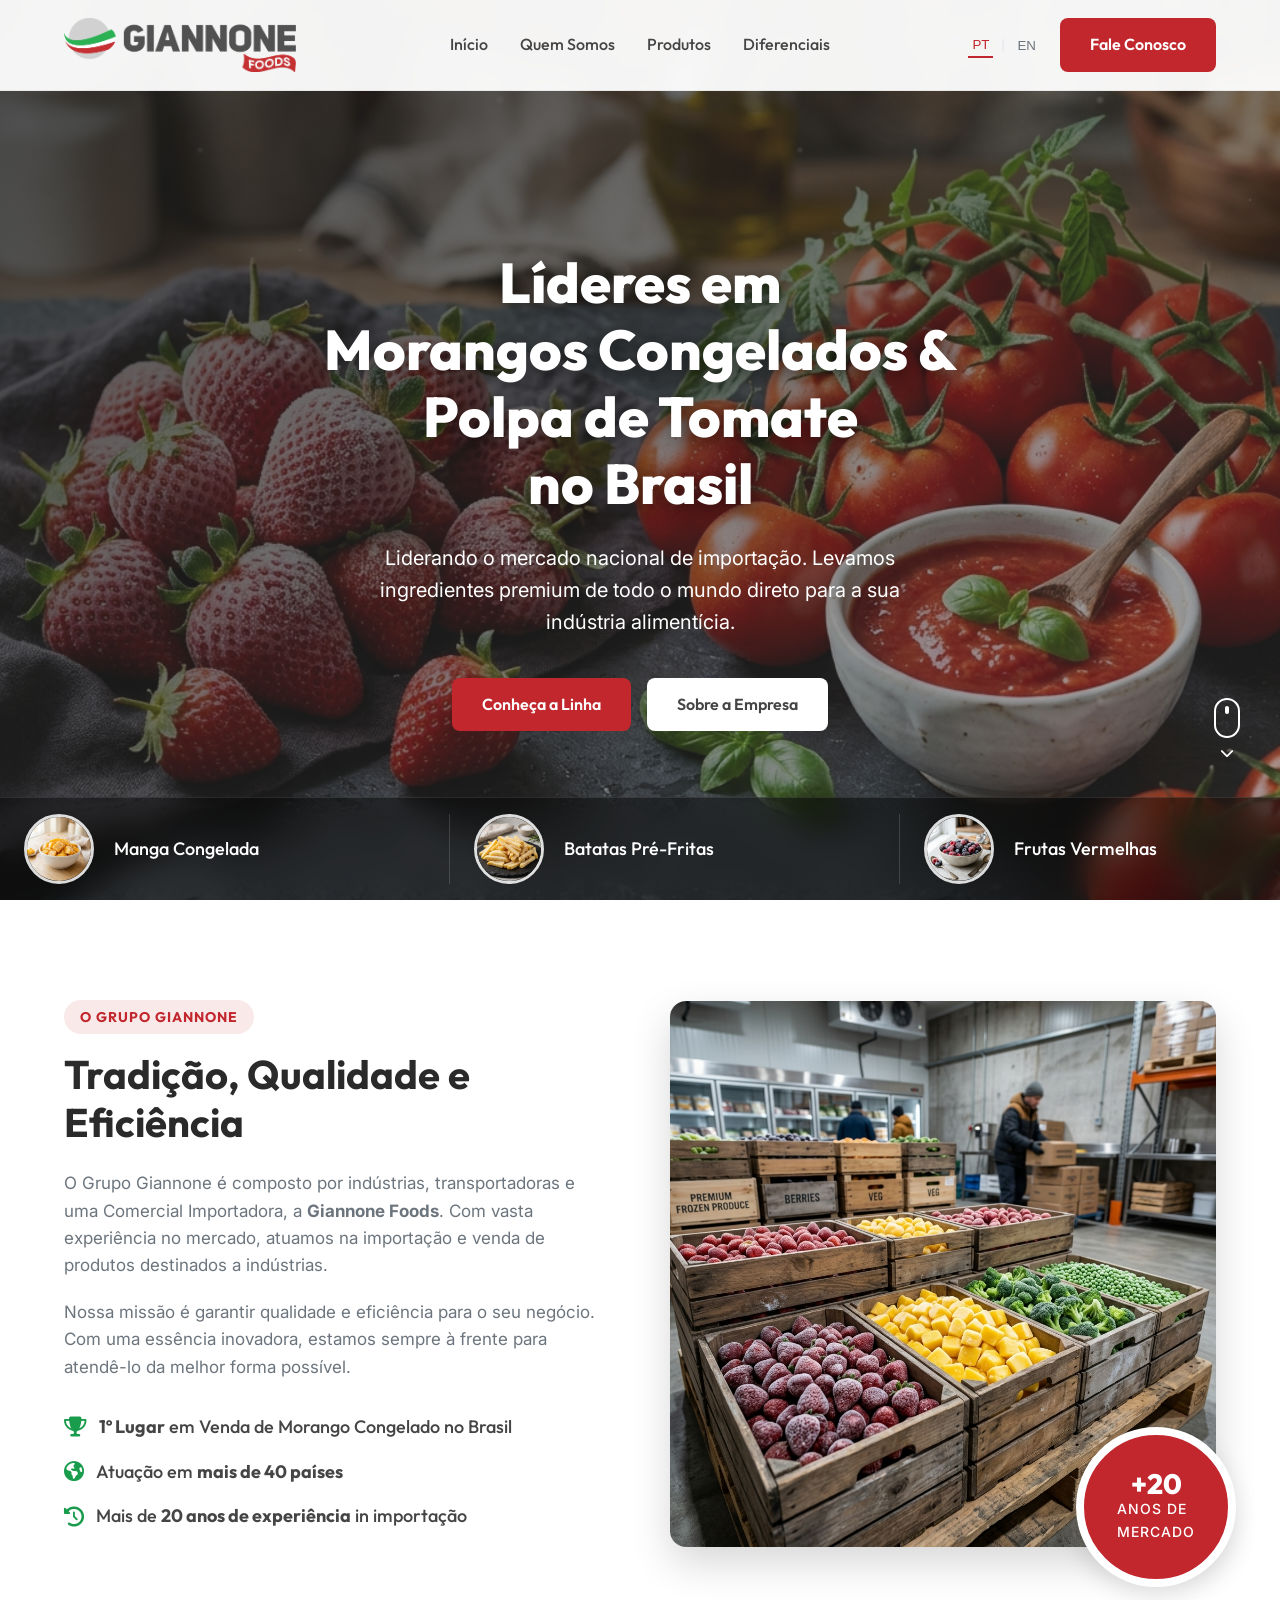
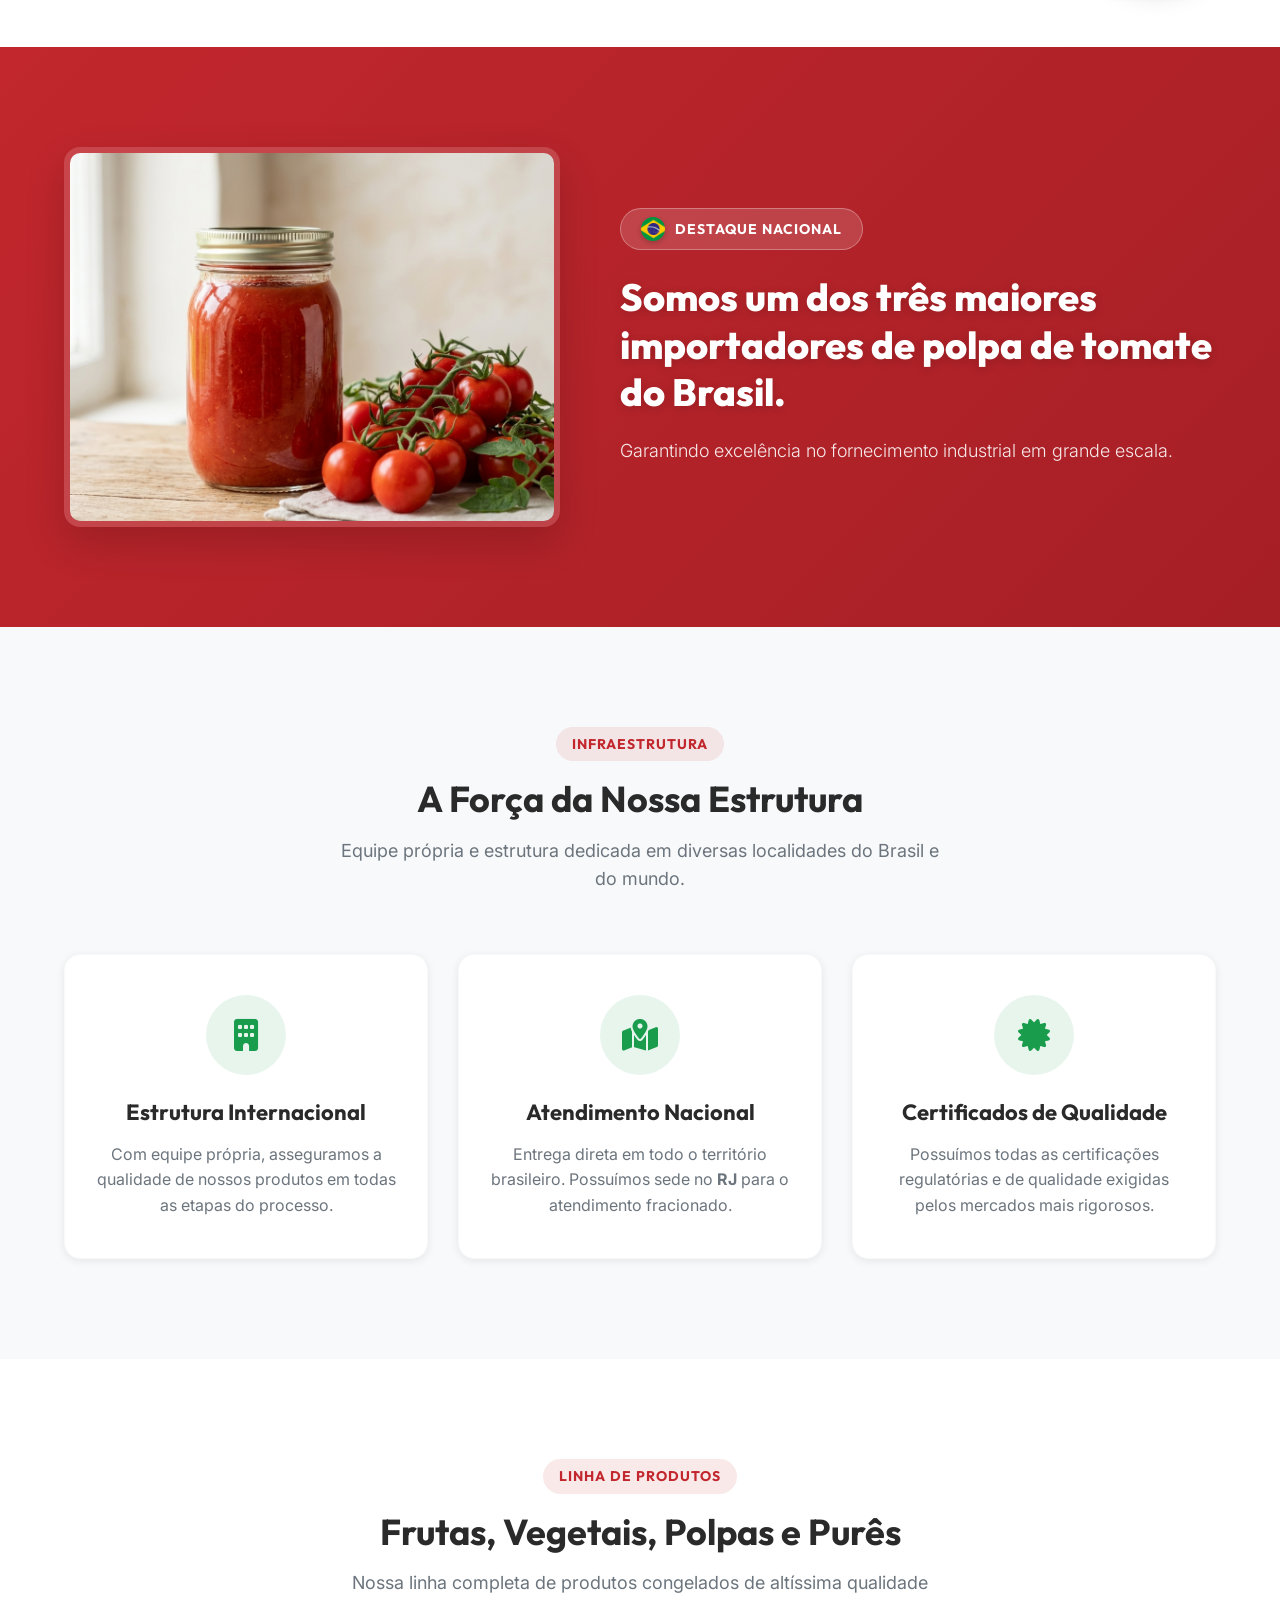
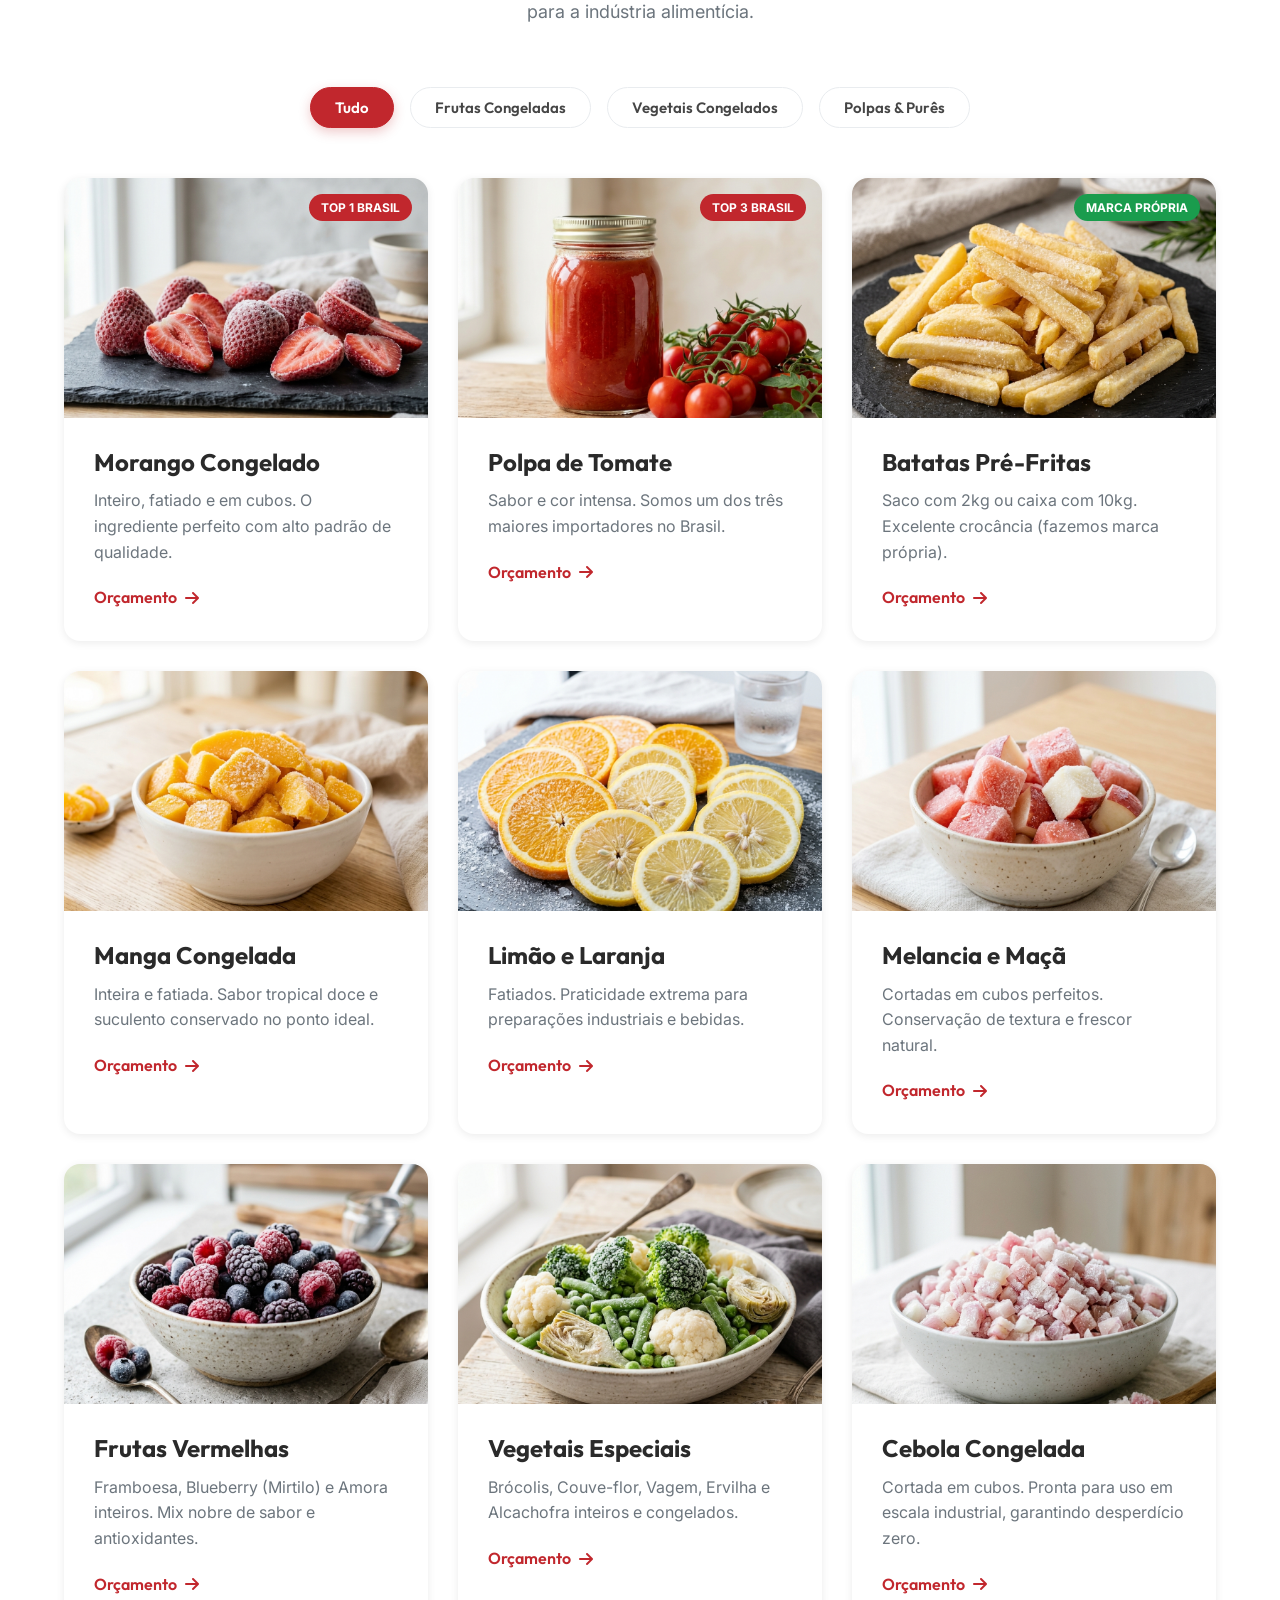
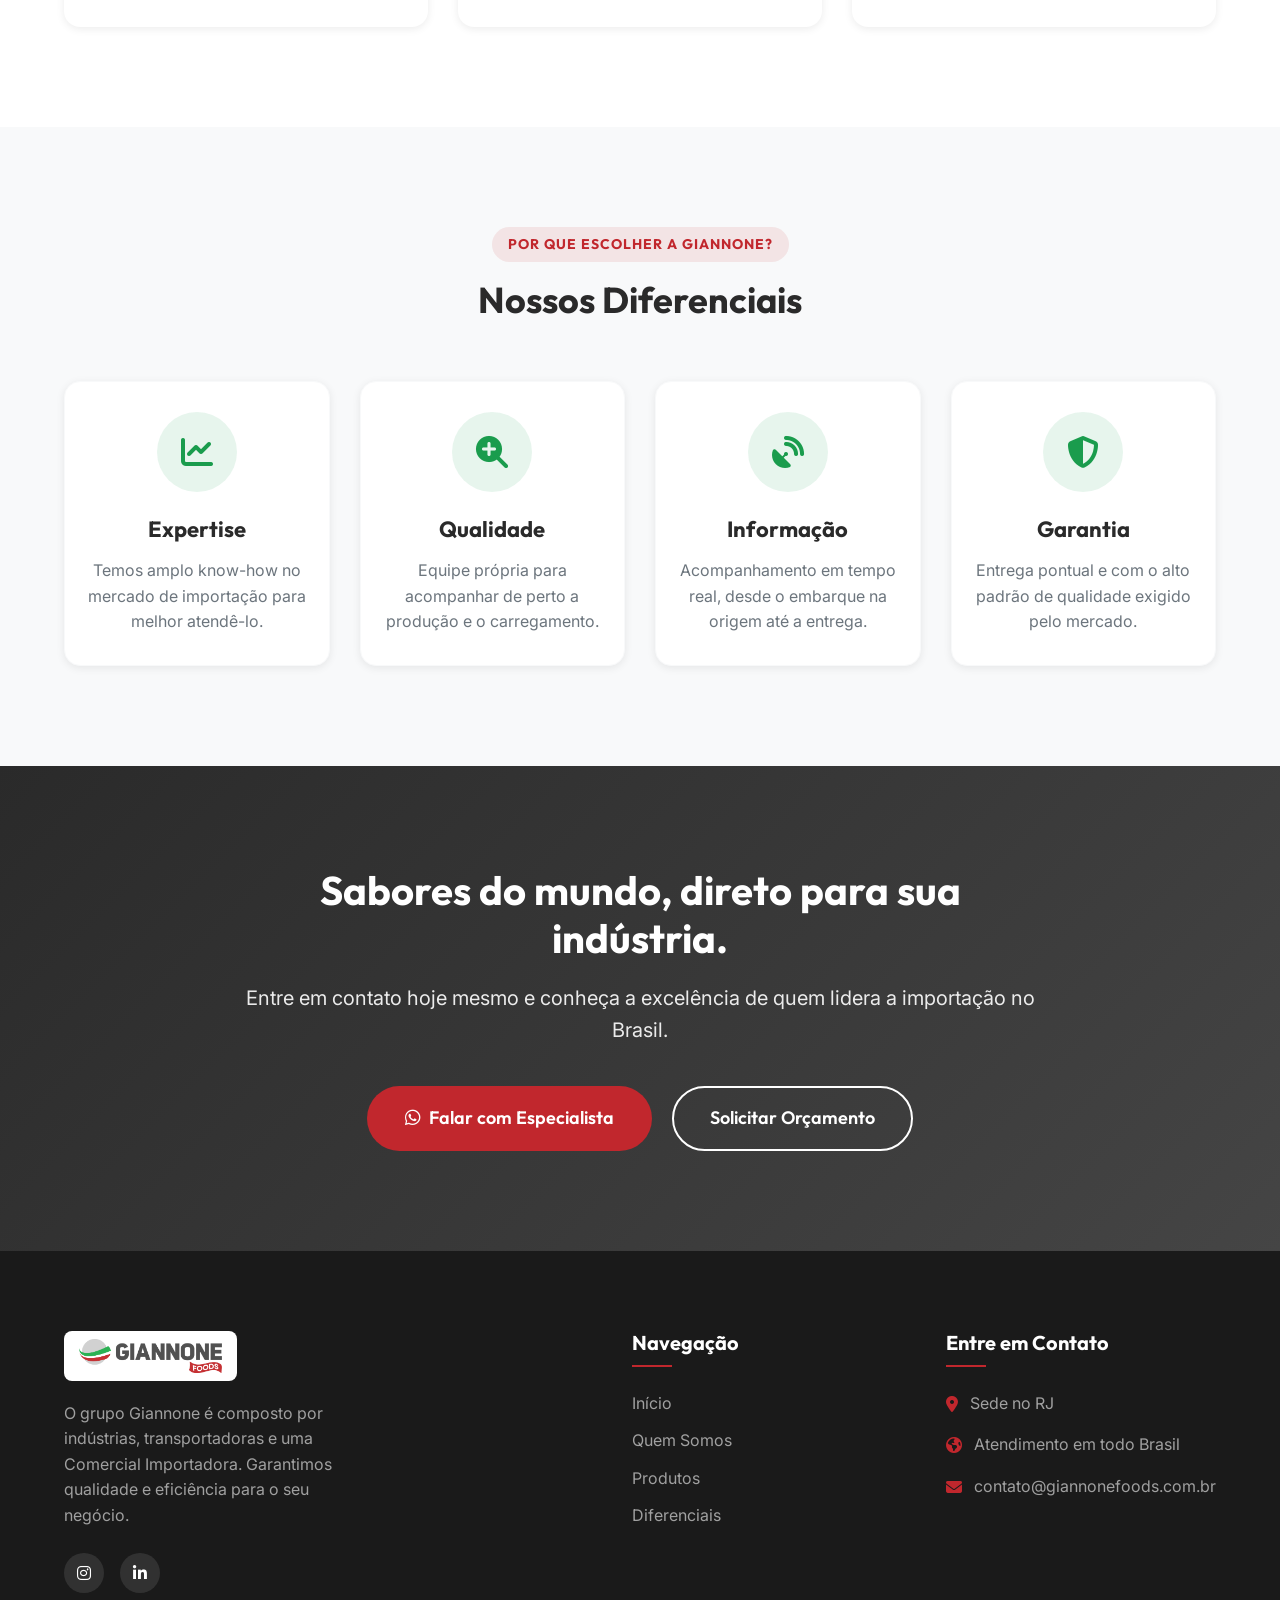
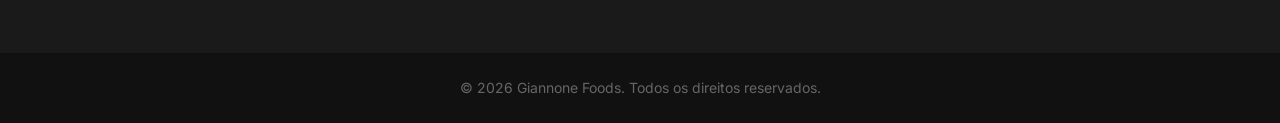
<file: index.html>
<!DOCTYPE html>
<html lang="pt-BR">
<head>
    <meta charset="UTF-8">
    <meta name="viewport" content="width=device-width, initial-scale=1.0">
    <meta name="description" content="Giannone Foods - Comercial Importadora do Grupo Giannone. Sabores do mundo, direto para sua indústria. A maior importadora de morangos congelados do Brasil.">
    <meta name="keywords" content="Giannone Foods, importadora de alimentos, morango congelado, frutas vermelhas congeladas, vegetais congelados, polpas de frutas, importação para indústrias, Giannone Transportes">
    <meta name="author" content="Giannone Foods">
    <link rel="canonical" href="https://www.giannonefoods.com.br/">

    <!-- Open Graph / Facebook / WhatsApp -->
    <meta property="og:type" content="website">
    <meta property="og:url" content="https://www.giannonefoods.com.br/">
    <meta property="og:title" content="Giannone Foods | Sabores do mundo, direto para sua indústria">
    <meta property="og:description" content="A maior importadora de morangos congelados do Brasil. O Grupo Giannone leva ingredientes de qualidade mundial para o seu negócio.">
    <meta property="og:image" content="https://www.giannonefoods.com.br/about_products.png">

    <!-- Twitter -->
    <meta property="twitter:card" content="summary_large_image">
    <meta property="twitter:url" content="https://www.giannonefoods.com.br/">
    <meta property="twitter:title" content="Giannone Foods | Sabores do mundo, direto para sua indústria">
    <meta property="twitter:description" content="A maior importadora de morangos congelados do Brasil. O Grupo Giannone leva ingredientes de qualidade mundial para o seu negócio.">
    <meta property="twitter:image" content="https://www.giannonefoods.com.br/about_products.png">

    <title>🍓🍅 Giannone Foods | Sabores do mundo, direto para sua indústria</title>

    <!-- Schema.org JSON-LD para SEO -->
    <script type="application/ld+json">
    {
      "@context": "https://schema.org",
      "@type": "Organization",
      "name": "Giannone Foods",
      "url": "https://www.giannonefoods.com.br",
      "logo": "https://www.giannonefoods.com.br/logo.png",
      "description": "Comercial Importadora do Grupo Giannone, especializada na importação de morangos congelados, frutas vermelhas e vegetais para indústrias.",
      "contactPoint": {
        "@type": "ContactPoint",
        "telephone": "+55-24-98107-9111",
        "contactType": "Customer Service",
        "email": "contato@giannonefoods.com.br",
        "areaServed": "BR",
        "availableLanguage": ["pt", "en"]
      }
    }
    </script>

    <link rel="icon" type="image/svg+xml" href="favicon.svg">
    <link rel="preconnect" href="https://fonts.googleapis.com">
    <link rel="preconnect" href="https://fonts.gstatic.com" crossorigin>
    <link href="https://fonts.googleapis.com/css2?family=Inter:wght@300;400;500;600&family=Outfit:wght@500;700;800&display=swap" rel="stylesheet">
    <link rel="stylesheet" href="style.css?v=2">
    <!-- Font Awesome for icons -->
    <link rel="stylesheet" href="https://cdnjs.cloudflare.com/ajax/libs/font-awesome/6.4.0/css/all.min.css">
</head>
<body>
    <!-- Navbar -->
    <header class="navbar">
        <div class="container nav-container">
            <a href="#" class="logo">
                <img src="logo.png" alt="Giannone Foods Logo" id="site-logo">
            </a>
            <nav class="nav-links">
                <a href="#inicio" data-i18n="nav_home">Início</a>
                <a href="#sobre" data-i18n="nav_about">Quem Somos</a>
                <a href="#produtos" data-i18n="nav_products">Produtos</a>
                <a href="#diferenciais" data-i18n="nav_diff">Diferenciais</a>
            </nav>
            <div class="nav-actions">
                <div class="lang-switcher">
                    <button id="lang-pt" class="lang-btn active">PT</button>
                    <span class="lang-sep">|</span>
                    <button id="lang-en" class="lang-btn">EN</button>
                </div>
                <a href="https://wa.me/5524981079111?text=Ol%C3%A1%21%20Vim%20pelo%20site%20da%20Giannone%20Foods%20e%20gostaria%20de%20mais%20informa%C3%A7%C3%B5es." target="_blank" rel="noopener noreferrer" class="btn btn-primary nav-contact-btn" data-i18n="nav_contact">Fale Conosco</a>
                <button class="mobile-menu-btn"><i class="fas fa-bars"></i></button>
            </div>
        </div>
    </header>

    <!-- Hero Section -->
    <section id="inicio" class="hero">
        <div class="hero-bg-anim" style="background-image: url('hero_bg.png');"></div>
        <div class="snow-particles"></div>
        <div class="hero-overlay"></div>
        <div class="container hero-content">
            <h1 class="animate-fade-up">
                <span data-i18n="hero_title_1">Líderes em </span>
                <span class="highlight" data-i18n="hero_title_2">Morangos Congelados & Polpa de Tomate</span><br>
                <span data-i18n="hero_title_3"> no Brasil</span>
            </h1>
            <p class="animate-fade-up delay-1" data-i18n="hero_desc">Liderando o mercado nacional de importação. Levamos ingredientes premium de todo o mundo direto para a sua indústria alimentícia.</p>
            <div class="hero-buttons animate-fade-up delay-2">
                <a href="#produtos" class="btn btn-primary" data-i18n="hero_btn_1">Conheça a Linha</a>
                <a href="#sobre" class="btn btn-secondary" data-i18n="hero_btn_2">Sobre a Empresa</a>
            </div>
        </div>

        <!-- Scroll Indicator -->
        <a href="#sobre" class="scroll-indicator animate-fade-up delay-2">
            <span class="mouse">
                <span class="wheel"></span>
            </span>
            <i class="fas fa-chevron-down"></i>
        </a>

        <!-- Hero Ticker for Other Products -->
        <div class="hero-ticker animate-fade-up delay-3">
            <div class="hero-ticker-track">
                <!-- Card 1 -->
                <div class="ticker-item">
                    <img src="product_mango.png" alt="Manga">
                    <span data-i18n="prod_p3_title">Manga Congelada</span>
                </div>
                <!-- Card 2 -->
                <div class="ticker-item">
                    <img src="product_french_fries.png" alt="Batata">
                    <span data-i18n="prod_p2_title">Batatas Pré-Fritas</span>
                </div>
                <!-- Card 3 -->
                <div class="ticker-item">
                    <img src="product_berries.png" alt="Frutas Vermelhas">
                    <span data-i18n="prod_p6_title">Frutas Vermelhas</span>
                </div>
                <!-- Card 4 -->
                <div class="ticker-item">
                    <img src="product_citrus.png" alt="Limão e Laranja">
                    <span data-i18n="prod_p4_title">Limão e Laranja</span>
                </div>
                <!-- Card 5 -->
                <div class="ticker-item">
                    <img src="product_onion.png" alt="Cebola">
                    <span data-i18n="prod_p8_title">Cebola Congelada</span>
                </div>
                <!-- Card 6 -->
                <div class="ticker-item">
                    <img src="product_veggies.png" alt="Vegetais">
                    <span data-i18n="prod_p7_title">Vegetais Especiais</span>
                </div>
                
                <!-- Duplicate for infinite loop scroll -->
                <div class="ticker-item">
                    <img src="product_mango.png" alt="Manga">
                    <span data-i18n="prod_p3_title">Manga Congelada</span>
                </div>
                <div class="ticker-item">
                    <img src="product_french_fries.png" alt="Batata">
                    <span data-i18n="prod_p2_title">Batatas Pré-Fritas</span>
                </div>
                <div class="ticker-item">
                    <img src="product_berries.png" alt="Frutas Vermelhas">
                    <span data-i18n="prod_p6_title">Frutas Vermelhas</span>
                </div>
                <div class="ticker-item">
                    <img src="product_citrus.png" alt="Limão e Laranja">
                    <span data-i18n="prod_p4_title">Limão e Laranja</span>
                </div>
                <div class="ticker-item">
                    <img src="product_onion.png" alt="Cebola">
                    <span data-i18n="prod_p8_title">Cebola Congelada</span>
                </div>
                <div class="ticker-item">
                    <img src="product_veggies.png" alt="Vegetais">
                    <span data-i18n="prod_p7_title">Vegetais Especiais</span>
                </div>
            </div>
        </div>
    </section>

    <!-- Sobre Section -->
    <section id="sobre" class="about section-padding">
        <div class="container about-container">
            <div class="about-text">
                <div class="section-tag" data-i18n="about_tag">O Grupo Giannone</div>
                <h2 data-i18n="about_title">Tradição, Qualidade e Eficiência</h2>
                <p data-i18n="about_p1">O Grupo Giannone é composto por indústrias, transportadoras e uma Comercial Importadora, a <strong>Giannone Foods</strong>. Com vasta experiência no mercado, atuamos na importação e venda de produtos destinados a indústrias.</p>
                <p data-i18n="about_p2">Nossa missão é garantir qualidade e eficiência para o seu negócio. Com uma essência inovadora, estamos sempre à frente para atendê-lo da melhor forma possível.</p>
                
                <ul class="about-features">
                    <li><i class="fas fa-trophy"></i> <span data-i18n="about_f1"><strong>1º Lugar</strong> em Venda de Morango Congelado no Brasil</span></li>
                    <li><i class="fas fa-globe-americas"></i> <span data-i18n="about_f2">Atuação em <strong>mais de 40 países</strong></span></li>
                    <li><i class="fas fa-history"></i> <span data-i18n="about_f3">Mais de <strong>20 anos de experiência</strong> em importação</span></li>
                </ul>
            </div>
            <div class="about-image">
                <img src="about_products.png" alt="Morangos, mangas e vegetais congelados">
                <div class="experience-badge" style="width: 160px; height: 160px; bottom: -40px; right: -20px;">
                    <span class="number">+20</span>
                    <span class="text" data-i18n="about_badge">Anos de<br>Mercado</span>
                </div>
            </div>
        </div>
    </section>

    <!-- Tomato Pulp Highlight Banner -->
    <section class="tomato-highlight-banner animate-fade-up">
        <div class="tomato-banner-overlay"></div>
        <div class="container tomato-banner-container">
            <div class="tomato-banner-grid">
                <div class="tomato-banner-image-box">
                    <img src="product_tomato_pulp.png" alt="Polpa de Tomate Importada" class="tomato-banner-main-img">
                </div>
                <div class="tomato-banner-text-box">
                    <div class="tomato-banner-badge">
                        <img src="brazil_flag.png" alt="Bandeira do Brasil" class="brazil-flag-icon">
                        <span data-i18n="tomato_banner_tag">Destaque Nacional</span>
                    </div>
                    <h2 data-i18n="tomato_banner_text">Somos um dos três maiores importadores de polpa de tomate do Brasil.</h2>
                    <p data-i18n="tomato_banner_sub">Garantindo excelência no fornecimento industrial em grande escala.</p>
                </div>
            </div>
        </div>
    </section>

    <!-- Estrutura Section -->
    <section class="features section-padding bg-light">
        <div class="container">
            <div class="section-header text-center">
                <div class="section-tag" data-i18n="infra_tag">Infraestrutura</div>
                <h2 data-i18n="infra_title">A Força da Nossa Estrutura</h2>
                <p data-i18n="infra_desc">Equipe própria e estrutura dedicada em diversas localidades do Brasil e do mundo.</p>
            </div>
            <div class="features-grid">
                <div class="feature-box">
                    <div class="feature-icon"><i class="fas fa-building"></i></div>
                    <h3 data-i18n="infra_b1_t">Estrutura Internacional</h3>
                    <p data-i18n="infra_b1_d">Com equipe própria, asseguramos a qualidade de nossos produtos em todas as etapas do processo.</p>
                </div>
                <div class="feature-box">
                    <div class="feature-icon"><i class="fas fa-map-marked-alt"></i></div>
                    <h3 data-i18n="infra_b2_t">Atendimento Nacional</h3>
                    <p data-i18n="infra_b2_d">Entrega direta em todo o território brasileiro. Possuímos sede no <strong>RJ</strong> para o atendimento fracionado.</p>
                </div>
                <div class="feature-box">
                    <div class="feature-icon"><i class="fas fa-certificate"></i></div>
                    <h3 data-i18n="infra_b3_t">Certificados de Qualidade</h3>
                    <p data-i18n="infra_b3_d">Possuímos todas as certificações regulatórias e de qualidade exigidas pelos mercados mais rigorosos.</p>
                </div>
            </div>
        </div>
    </section>

    <!-- Produtos Section -->
    <section id="produtos" class="products section-padding">
        <div class="container">
            <div class="section-header text-center">
                <div class="section-tag" data-i18n="prod_tag">Linha de Produtos</div>
                <h2 data-i18n="prod_title">Frutas, Vegetais, Polpas e Purês</h2>
                <p data-i18n="prod_desc">Nossa linha completa de produtos congelados de altíssima qualidade para a indústria alimentícia.</p>
            </div>

            <!-- Category Filter Tabs -->
            <div class="product-tabs">
                <button class="tab-btn active" data-filter="all" data-i18n="prod_tab_all">Tudo</button>
                <button class="tab-btn" data-filter="fruits" data-i18n="prod_tab_fruits">Frutas Congeladas</button>
                <button class="tab-btn" data-filter="veggies" data-i18n="prod_tab_veggies">Vegetais Congelados</button>
                <button class="tab-btn" data-filter="pulps" data-i18n="prod_tab_pulps">Polpas & Purês</button>
            </div>

            <div class="products-grid">
                <!-- P1: Morango Congelado -->
                <div class="product-card" data-category="fruits">
                    <div class="product-img">
                        <img src="product_strawberry.png" alt="Morango Congelado">
                        <span class="badge" style="background-color: var(--color-primary);" data-i18n="prod_p1_badge">Top 1 Brasil</span>
                    </div>
                    <div class="product-info">
                        <h3 data-i18n="prod_p1_title">Morango Congelado</h3>
                        <p data-i18n="prod_p1_desc">Inteiro, fatiado e em cubos. O ingrediente perfeito com alto padrão de qualidade.</p>
                        <a href="https://wa.me/5524981079111?text=Olá! Gostaria de fazer um orçamento de Morango Congelado." target="_blank" rel="noopener noreferrer" class="learn-more">
                            <span>Orçamento</span> <i class="fas fa-arrow-right"></i>
                        </a>
                    </div>
                </div>

                <!-- P9: Polpa de Tomate -->
                <div class="product-card" data-category="pulps">
                    <div class="product-img">
                        <img src="product_tomato_pulp.png" alt="Polpa de Tomate">
                        <span class="badge" style="background-color: var(--color-primary);" data-i18n="prod_p9_badge">Top 3 Brasil</span>
                    </div>
                    <div class="product-info">
                        <h3 data-i18n="prod_p9_title">Polpa de Tomate</h3>
                        <p data-i18n="prod_p9_desc">Sabor e cor intensa. Somos um dos três maiores importadores no Brasil.</p>
                        <a href="https://wa.me/5524981079111?text=Olá! Gostaria de fazer um orçamento de Polpa de Tomate." target="_blank" rel="noopener noreferrer" class="learn-more">
                            <span>Orçamento</span> <i class="fas fa-arrow-right"></i>
                        </a>
                    </div>
                </div>

                <!-- P2: Batatas Pré-Fritas -->
                <div class="product-card" data-category="veggies">
                    <div class="product-img">
                        <img src="product_french_fries.png" alt="Batatas Pré-Fritas">
                        <span class="badge" style="background-color: var(--color-secondary);" data-i18n="prod_p2_badge">Marca Própria</span>
                    </div>
                    <div class="product-info">
                        <h3 data-i18n="prod_p2_title">Batatas Pré-Fritas</h3>
                        <p data-i18n="prod_p2_desc">Saco com 2kg ou caixa com 10kg. Excelente crocância (fazemos marca própria).</p>
                        <a href="https://wa.me/5524981079111?text=Olá! Gostaria de fazer um orçamento de Batatas Pré-Fritas." target="_blank" rel="noopener noreferrer" class="learn-more">
                            <span>Orçamento</span> <i class="fas fa-arrow-right"></i>
                        </a>
                    </div>
                </div>

                <!-- P3: Manga Congelada -->
                <div class="product-card" data-category="fruits">
                    <div class="product-img">
                        <img src="product_mango.png" alt="Manga Congelada">
                    </div>
                    <div class="product-info">
                        <h3 data-i18n="prod_p3_title">Manga Congelada</h3>
                        <p data-i18n="prod_p3_desc">Inteira e fatiada. Sabor tropical doce e suculento conservado no ponto ideal.</p>
                        <a href="https://wa.me/5524981079111?text=Olá! Gostaria de fazer um orçamento de Manga Congelada." target="_blank" rel="noopener noreferrer" class="learn-more">
                            <span>Orçamento</span> <i class="fas fa-arrow-right"></i>
                        </a>
                    </div>
                </div>

                <!-- P4: Limão e Laranja -->
                <div class="product-card" data-category="fruits">
                    <div class="product-img">
                        <img src="product_citrus.png" alt="Limão e Laranja">
                    </div>
                    <div class="product-info">
                        <h3 data-i18n="prod_p4_title">Limão e Laranja</h3>
                        <p data-i18n="prod_p4_desc">Fatiados. Praticidade extrema para preparações industriais e bebidas.</p>
                        <a href="https://wa.me/5524981079111?text=Olá! Gostaria de fazer um orçamento de Limão e Laranja Congelados." target="_blank" rel="noopener noreferrer" class="learn-more">
                            <span>Orçamento</span> <i class="fas fa-arrow-right"></i>
                        </a>
                    </div>
                </div>

                <!-- P5: Melancia e Maçã -->
                <div class="product-card" data-category="fruits">
                    <div class="product-img">
                        <img src="product_watermelon_apple.png" alt="Melancia e Maçã">
                    </div>
                    <div class="product-info">
                        <h3 data-i18n="prod_p5_title">Melancia e Maçã</h3>
                        <p data-i18n="prod_p5_desc">Cortadas em cubos perfeitos. Conservação de textura e frescor natural.</p>
                        <a href="https://wa.me/5524981079111?text=Olá! Gostaria de fazer um orçamento de Melancia e Maçã Congeladas." target="_blank" rel="noopener noreferrer" class="learn-more">
                            <span>Orçamento</span> <i class="fas fa-arrow-right"></i>
                        </a>
                    </div>
                </div>

                <!-- P6: Frutas Vermelhas -->
                <div class="product-card" data-category="fruits">
                    <div class="product-img">
                        <img src="product_berries.png" alt="Frutas Vermelhas">
                    </div>
                    <div class="product-info">
                        <h3 data-i18n="prod_p6_title">Frutas Vermelhas</h3>
                        <p data-i18n="prod_p6_desc">Framboesa, Blueberry (Mirtilo) e Amora inteiros. Mix nobre de sabor e antioxidantes.</p>
                        <a href="https://wa.me/5524981079111?text=Olá! Gostaria de fazer um orçamento de Frutas Vermelhas." target="_blank" rel="noopener noreferrer" class="learn-more">
                            <span>Orçamento</span> <i class="fas fa-arrow-right"></i>
                        </a>
                    </div>
                </div>

                <!-- P7: Vegetais Especiais -->
                <div class="product-card" data-category="veggies">
                    <div class="product-img">
                        <img src="product_veggies.png" alt="Vegetais Especiais">
                    </div>
                    <div class="product-info">
                        <h3 data-i18n="prod_p7_title">Vegetais Especiais</h3>
                        <p data-i18n="prod_p7_desc">Brócolis, Couve-flor, Vagem, Ervilha e Alcachofra inteiros e congelados.</p>
                        <a href="https://wa.me/5524981079111?text=Olá! Gostaria de fazer um orçamento de Vegetais Congelados." target="_blank" rel="noopener noreferrer" class="learn-more">
                            <span>Orçamento</span> <i class="fas fa-arrow-right"></i>
                        </a>
                    </div>
                </div>

                <!-- P8: Cebola Congelada -->
                <div class="product-card" data-category="veggies">
                    <div class="product-img">
                        <img src="product_onion.png" alt="Cebola Congelada">
                    </div>
                    <div class="product-info">
                        <h3 data-i18n="prod_p8_title">Cebola Congelada</h3>
                        <p data-i18n="prod_p8_desc">Cortada em cubos. Pronta para uso em escala industrial, garantindo desperdício zero.</p>
                        <a href="https://wa.me/5524981079111?text=Olá! Gostaria de fazer um orçamento de Cebola Congelada em Cubos." target="_blank" rel="noopener noreferrer" class="learn-more">
                            <span>Orçamento</span> <i class="fas fa-arrow-right"></i>
                        </a>
                    </div>
                </div>
            </div>
        </div>
    </section>

    <!-- Diferenciais -->
    <section id="diferenciais" class="features section-padding bg-light">
        <div class="container">
            <div class="section-header text-center">
                <div class="section-tag" data-i18n="diff_tag">Por Que Escolher a Giannone?</div>
                <h2 data-i18n="diff_title">Nossos Diferenciais</h2>
            </div>
            <div class="features-grid">
                <div class="feature-box" style="padding: 30px 20px;">
                    <div class="feature-icon"><i class="fas fa-chart-line"></i></div>
                    <h3 data-i18n="diff_b1_t">Expertise</h3>
                    <p data-i18n="diff_b1_d">Temos amplo know-how no mercado de importação para melhor atendê-lo.</p>
                </div>
                <div class="feature-box" style="padding: 30px 20px;">
                    <div class="feature-icon"><i class="fas fa-search-plus"></i></div>
                    <h3 data-i18n="diff_b2_t">Qualidade</h3>
                    <p data-i18n="diff_b2_d">Equipe própria para acompanhar de perto a produção e o carregamento.</p>
                </div>
                <div class="feature-box" style="padding: 30px 20px;">
                    <div class="feature-icon"><i class="fas fa-satellite-dish"></i></div>
                    <h3 data-i18n="diff_b3_t">Informação</h3>
                    <p data-i18n="diff_b3_d">Acompanhamento em tempo real, desde o embarque na origem até a entrega.</p>
                </div>
                <div class="feature-box" style="padding: 30px 20px;">
                    <div class="feature-icon"><i class="fas fa-shield-alt"></i></div>
                    <h3 data-i18n="diff_b4_t">Garantia</h3>
                    <p data-i18n="diff_b4_d">Entrega pontual e com o alto padrão de qualidade exigido pelo mercado.</p>
                </div>
            </div>
        </div>
    </section>

    <!-- CTA Section -->
    <section id="contato" class="cta-section">
        <div class="container cta-container">
            <div class="cta-content">
                <h2 data-i18n="cta_title">Sabores do mundo, direto para sua indústria.</h2>
                <p data-i18n="cta_desc">Entre em contato hoje mesmo e conheça a excelência de quem lidera a importação no Brasil.</p>
                <div class="cta-buttons">
                    <a href="https://wa.me/5524981079111?text=Ol%C3%A1%21%20Vim%20pelo%20site%20da%20Giannone%20Foods%20e%20gostaria%20de%20falar%20com%20um%20especialista." target="_blank" rel="noopener noreferrer" class="btn btn-primary btn-large"><i class="fab fa-whatsapp"></i> <span data-i18n="cta_btn_1">Falar com Especialista</span></a>
                    <a href="mailto:contato@giannonefoods.com.br" class="btn btn-outline btn-large" data-i18n="cta_btn_2">Solicitar Orçamento</a>
                </div>
            </div>
        </div>
    </section>

    <!-- Footer -->
    <footer class="footer">
        <div class="container footer-container">
            <div class="footer-brand">
                <img src="logo.png" alt="Giannone Foods Logo" class="footer-logo">
                <p data-i18n="footer_desc">O grupo Giannone é composto por indústrias, transportadoras e uma Comercial Importadora. Garantimos qualidade e eficiência para o seu negócio.</p>
                <div class="social-links">
                    <a href="#"><i class="fab fa-instagram"></i></a>
                    <a href="#"><i class="fab fa-linkedin-in"></i></a>
                </div>
            </div>
            <div class="footer-links">
                <h3 data-i18n="footer_nav">Navegação</h3>
                <ul>
                    <li><a href="#inicio" data-i18n="nav_home">Início</a></li>
                    <li><a href="#sobre" data-i18n="nav_about">Quem Somos</a></li>
                    <li><a href="#produtos" data-i18n="nav_products">Produtos</a></li>
                    <li><a href="#diferenciais" data-i18n="nav_diff">Diferenciais</a></li>
                </ul>
            </div>
            <div class="footer-contact">
                <h3 data-i18n="footer_cont">Entre em Contato</h3>
                <ul>
                    <li><i class="fas fa-map-marker-alt"></i> <span data-i18n="footer_c1">Sede no RJ</span></li>
                    <li><i class="fas fa-globe-americas"></i> <span data-i18n="footer_c2">Atendimento em todo Brasil</span></li>
                    <li><i class="fas fa-envelope"></i> contato@giannonefoods.com.br</li>
                </ul>
            </div>
        </div>
        <div class="footer-bottom">
            <p>&copy; 2026 Giannone Foods. <span data-i18n="footer_rights">Todos os direitos reservados.</span></p>
        </div>
    </footer>

    <script src="translations.js"></script>
    <script src="script.js"></script>
</body>
</html>
</file>
<file: style.css>
/* ==========================================================================
   CSS Variables & Resets
   ========================================================================== */
:root {
    /* Brand Colors */
    --color-primary: #c1272d; /* Red from logo */
    --color-primary-dark: #a11e24;
    --color-secondary: #1a9c4d; /* Green from logo */
    --color-secondary-dark: #147a3c;
    --color-dark: #454545; /* Dark grey from GIANNONE text */
    --color-darker: #2a2a2a;
    
    /* Neutral Colors */
    --color-white: #ffffff;
    --color-light: #f8f9fa;
    --color-grey: #6c757d;
    --color-grey-light: #e9ecef;
    
    /* Typography */
    --font-heading: 'Outfit', sans-serif;
    --font-body: 'Inter', sans-serif;
    
    /* Layout */
    --max-width: 1200px;
    --border-radius: 8px;
    --border-radius-lg: 16px;
    --transition: all 0.3s ease;
    --shadow-sm: 0 2px 8px rgba(0,0,0,0.08);
    --shadow-md: 0 8px 24px rgba(0,0,0,0.12);
    --shadow-lg: 0 16px 40px rgba(0,0,0,0.16);
}

* {
    margin: 0;
    padding: 0;
    box-sizing: border-box;
}

html {
    scroll-behavior: smooth;
}

body {
    font-family: var(--font-body);
    color: var(--color-dark);
    line-height: 1.6;
    background-color: var(--color-white);
    overflow-x: hidden;
}

h1, h2, h3, h4, h5, h6 {
    font-family: var(--font-heading);
    color: var(--color-darker);
    line-height: 1.2;
}

a {
    text-decoration: none;
    color: inherit;
    transition: var(--transition);
}

ul {
    list-style: none;
}

img {
    max-width: 100%;
    height: auto;
    display: block;
}

.container {
    max-width: var(--max-width);
    margin: 0 auto;
    padding: 0 24px;
}

.section-padding {
    padding: 100px 0;
}

.bg-light {
    background-color: var(--color-light);
}

/* ==========================================================================
   Typography & Utilities
   ========================================================================== */
.text-center {
    text-align: center;
}

.section-header {
    margin-bottom: 60px;
}

.section-tag {
    display: inline-block;
    padding: 6px 16px;
    background-color: rgba(193, 39, 45, 0.1);
    color: var(--color-primary);
    font-family: var(--font-heading);
    font-weight: 700;
    font-size: 14px;
    text-transform: uppercase;
    letter-spacing: 1px;
    border-radius: 30px;
    margin-bottom: 16px;
}

.section-header h2 {
    font-size: 36px;
    margin-bottom: 16px;
}

.section-header p {
    color: var(--color-grey);
    font-size: 18px;
    max-width: 600px;
    margin: 0 auto;
}

/* ==========================================================================
   Buttons
   ========================================================================== */
.btn {
    display: inline-flex;
    align-items: center;
    justify-content: center;
    padding: 12px 28px;
    font-family: var(--font-heading);
    font-weight: 600;
    border-radius: var(--border-radius);
    cursor: pointer;
    border: 2px solid transparent;
    transition: var(--transition);
    gap: 8px;
}

.btn-primary {
    background-color: var(--color-primary);
    color: var(--color-white);
}

.btn-primary:hover {
    background-color: var(--color-primary-dark);
    transform: translateY(-2px);
    box-shadow: var(--shadow-md);
}

.btn-secondary {
    background-color: var(--color-white);
    color: var(--color-dark);
}

.btn-secondary:hover {
    background-color: var(--color-light);
    transform: translateY(-2px);
}

.btn-outline {
    background-color: transparent;
    border-color: var(--color-white);
    color: var(--color-white);
}

.btn-outline:hover {
    background-color: var(--color-white);
    color: var(--color-dark);
}

.btn-large {
    padding: 16px 36px;
    font-size: 18px;
    border-radius: 50px;
}

/* ==========================================================================
   Navbar
   ========================================================================== */
.navbar {
    position: fixed;
    top: 0;
    left: 0;
    width: 100%;
    background-color: rgba(255, 255, 255, 0.95);
    backdrop-filter: blur(10px);
    z-index: 1000;
    transition: var(--transition);
    border-bottom: 1px solid rgba(0,0,0,0.05);
}

.navbar.scrolled {
    box-shadow: var(--shadow-sm);
    padding: 10px 0;
}

.nav-container {
    display: grid;
    grid-template-columns: 1fr auto 1fr;
    align-items: center;
    height: 90px;
    transition: height 0.3s ease;
}

.navbar.scrolled .nav-container {
    height: 80px;
}

.logo {
    justify-self: start;
}

.logo img {
    height: 55px;
    object-fit: contain;
    transition: var(--transition);
}

.nav-links {
    display: flex;
    gap: 32px;
}

.nav-links a {
    font-family: var(--font-heading);
    font-weight: 500;
    color: var(--color-dark);
    position: relative;
}

.nav-links a::after {
    content: '';
    position: absolute;
    bottom: -4px;
    left: 0;
    width: 0;
    height: 2px;
    background-color: var(--color-primary);
    transition: var(--transition);
}

.nav-links a:hover::after,
.nav-links a.active::after {
    width: 100%;
}

.nav-actions {
    justify-self: end;
    display: flex;
    align-items: center;
    gap: 20px;
}

.lang-switcher {
    display: flex;
    align-items: center;
    gap: 8px;
    font-family: var(--font-heading);
    font-weight: 700;
    font-size: 14px;
}

.lang-btn {
    background: none;
    border: none;
    color: var(--color-grey);
    cursor: pointer;
    transition: var(--transition);
    padding: 4px;
}

.lang-btn:hover {
    color: var(--color-primary);
}

.lang-btn.active {
    color: var(--color-primary);
    border-bottom: 2px solid var(--color-primary);
}

.lang-sep {
    color: var(--color-grey-light);
}

.mobile-menu-btn {
    display: none;
    background: none;
    border: none;
    font-size: 24px;
    color: var(--color-dark);
    cursor: pointer;
}

/* ==========================================================================
   Hero Section
   ========================================================================== */
.hero {
    position: relative;
    height: 100vh;
    min-height: 600px;
    display: flex;
    align-items: center;
    color: var(--color-white);
    padding-top: 80px;
    overflow: hidden;
}

.hero-bg-anim {
    position: absolute;
    top: 0;
    left: 0;
    width: 100%;
    height: 100%;
    background-size: cover;
    background-position: center;
    animation: zoomPan 25s ease-in-out infinite alternate;
    z-index: 0;
}

@keyframes zoomPan {
    0% { transform: scale(1) translate(0, 0); }
    100% { transform: scale(1.15) translate(-1%, -1%); }
}

.snow-particles {
    position: absolute;
    top: 0; left: 0; right: 0; bottom: 0;
    background-image: 
        radial-gradient(3px 3px at 100px 50px, rgba(255,255,255,0.8), transparent),
        radial-gradient(4px 4px at 200px 150px, rgba(255,255,255,0.6), transparent),
        radial-gradient(2px 2px at 300px 250px, rgba(255,255,255,0.9), transparent),
        radial-gradient(3px 3px at 400px 350px, rgba(255,255,255,0.7), transparent),
        radial-gradient(5px 5px at 500px 100px, rgba(255,255,255,0.8), transparent),
        radial-gradient(2px 2px at 50px 200px, rgba(255,255,255,0.6), transparent),
        radial-gradient(3px 3px at 150px 300px, rgba(255,255,255,0.9), transparent),
        radial-gradient(4px 4px at 250px 400px, rgba(255,255,255,0.5), transparent),
        radial-gradient(2px 2px at 350px 500px, rgba(255,255,255,0.8), transparent);
    background-size: 600px 600px;
    animation: snowAnim 20s linear infinite;
    opacity: 0.5;
    z-index: 0;
}

@keyframes snowAnim {
    0% { background-position: 0px 0px; }
    100% { background-position: 100px 600px; }
}

.hero-overlay {
    position: absolute;
    top: 0;
    left: 0;
    width: 100%;
    height: 100%;
    background: linear-gradient(135deg, rgba(30, 30, 30, 0.8) 0%, rgba(69, 69, 69, 0.4) 100%);
    z-index: 0;
}

.hero-content {
    position: relative;
    z-index: 1;
    max-width: 800px;
    text-align: center;
    margin: 0 auto;
}

.hero h1 {
    font-size: 56px;
    font-weight: 800;
    margin-bottom: 24px;
    color: var(--color-white);
    text-shadow: 0 4px 20px rgba(0, 0, 0, 0.6);
}

.hero h1 span.highlight {
    color: var(--color-white);
    position: relative;
    display: inline-block;
}

.hero p {
    font-size: 20px;
    margin: 0 auto 40px auto;
    opacity: 0.9;
    max-width: 600px;
}

.hero-buttons {
    display: flex;
    justify-content: center;
    gap: 16px;
}

/* Scroll Indicator */
.scroll-indicator {
    position: absolute;
    bottom: 140px;
    right: 40px;
    display: flex;
    flex-direction: column;
    align-items: center;
    gap: 8px;
    color: var(--color-white);
    opacity: 0.8;
    z-index: 10;
    transition: var(--transition);
}

.scroll-indicator:hover {
    opacity: 1;
    color: var(--color-white);
}

/* Hero Ticker */
:root {
    --ticker-item-width: 450px;
}

.hero-ticker {
    position: absolute;
    bottom: 0;
    left: 0;
    width: 100%;
    background: rgba(0, 0, 0, 0.45);
    backdrop-filter: blur(15px);
    -webkit-backdrop-filter: blur(15px);
    border-top: 1px solid rgba(255, 255, 255, 0.1);
    padding: 16px 0;
    overflow: hidden;
    z-index: 10;
}

.hero-ticker-track {
    display: flex;
    width: calc(var(--ticker-item-width) * 14);
    animation: tickerScroll 35s linear infinite;
}

.hero-ticker-track:hover {
    animation-play-state: paused;
}

.ticker-item {
    flex-shrink: 0;
    width: var(--ticker-item-width);
    display: flex;
    align-items: center;
    gap: 20px;
    color: var(--color-white);
    font-family: var(--font-heading);
    font-weight: 500;
    font-size: 18px;
    border-right: 1px solid rgba(255, 255, 255, 0.15);
    padding: 0 24px;
    box-sizing: border-box;
}

.ticker-item img {
    width: 70px;
    height: 70px;
    border-radius: 50%;
    object-fit: cover;
    border: 3px solid rgba(255, 255, 255, 0.85);
    box-shadow: var(--shadow-sm);
    transition: transform 0.3s ease;
}

.ticker-item:hover img {
    transform: scale(1.08);
}

@keyframes tickerScroll {
    0% {
        transform: translateX(0);
    }
    100% {
        transform: translateX(calc(var(--ticker-item-width) * -7));
    }
}

@media (max-width: 768px) {
    :root {
        --ticker-item-width: 280px;
    }
    .hero-ticker {
        padding: 10px 0;
    }
    .ticker-item {
        gap: 12px;
        font-size: 14px;
        padding: 0 15px;
    }
    .ticker-item img {
        width: 44px;
        height: 44px;
        border-width: 2px;
    }
    .scroll-indicator {
        bottom: 95px;
        right: 20px;
    }
}



.mouse {
    width: 26px;
    height: 40px;
    border: 2px solid var(--color-white);
    border-radius: 20px;
    position: relative;
}

.wheel {
    width: 4px;
    height: 8px;
    background-color: var(--color-white);
    border-radius: 2px;
    position: absolute;
    top: 6px;
    left: 50%;
    transform: translateX(-50%);
    animation: scrollWheel 2s infinite;
}

@keyframes scrollWheel {
    0% { top: 6px; opacity: 1; }
    100% { top: 20px; opacity: 0; }
}

.scroll-indicator i {
    font-size: 14px;
    animation: bounce 2s infinite;
}

@keyframes bounce {
    0%, 20%, 50%, 80%, 100% { transform: translateY(0); }
    40% { transform: translateY(-5px); }
    60% { transform: translateY(-3px); }
}

/* ==========================================================================
   About Section
   ========================================================================== */
.about-container {
    display: grid;
    grid-template-columns: 1fr 1fr;
    gap: 60px;
    align-items: center;
}

.about-text h2 {
    font-size: 40px;
    margin-bottom: 24px;
}

.about-text p {
    color: var(--color-grey);
    margin-bottom: 20px;
    font-size: 17px;
}

.about-features {
    margin-top: 32px;
}

.about-features li {
    display: flex;
    align-items: center;
    gap: 12px;
    margin-bottom: 16px;
    font-family: var(--font-heading);
    font-weight: 500;
    font-size: 18px;
}

.about-features i {
    color: var(--color-secondary);
    font-size: 20px;
}

.about-image {
    position: relative;
}

.about-image img {
    border-radius: var(--border-radius-lg);
    box-shadow: var(--shadow-lg);
}

.experience-badge {
    position: absolute;
    bottom: -30px;
    right: -30px;
    background-color: var(--color-primary);
    color: var(--color-white);
    width: 140px;
    height: 140px;
    border-radius: 50%;
    display: flex;
    flex-direction: column;
    align-items: center;
    justify-content: center;
    box-shadow: var(--shadow-md);
    border: 8px solid var(--color-white);
}

.experience-badge .number {
    font-family: var(--font-heading);
    font-size: 28px;
    font-weight: 800;
    line-height: 1;
}

.experience-badge .text {
    font-size: 14px;
    font-weight: 500;
    letter-spacing: 1px;
    text-transform: uppercase;
}

/* ==========================================================================
   Products Section
   ========================================================================== */
.products-grid {
    display: grid;
    grid-template-columns: repeat(3, 1fr);
    gap: 30px;
}

.product-card {
    background-color: var(--color-white);
    border-radius: var(--border-radius-lg);
    overflow: hidden;
    box-shadow: var(--shadow-sm);
    transition: var(--transition);
}

.product-card:hover {
    transform: translateY(-10px);
    box-shadow: var(--shadow-lg);
}

.product-img {
    position: relative;
    height: 240px;
    overflow: hidden;
}

.product-img img {
    width: 100%;
    height: 100%;
    object-fit: cover;
    transition: transform 0.5s ease;
}

.product-card:hover .product-img img {
    transform: scale(1.1);
}

.product-img .badge {
    position: absolute;
    top: 16px;
    right: 16px;
    background-color: var(--color-primary);
    color: var(--color-white);
    padding: 4px 12px;
    border-radius: 20px;
    font-size: 12px;
    font-weight: 700;
    text-transform: uppercase;
}

.product-info {
    padding: 30px;
}

.product-info h3 {
    font-size: 24px;
    margin-bottom: 12px;
}

.product-info p {
    color: var(--color-grey);
    margin-bottom: 20px;
}

.learn-more {
    display: inline-flex;
    align-items: center;
    gap: 8px;
    color: var(--color-primary);
    font-weight: 600;
    font-family: var(--font-heading);
}

.learn-more:hover {
    color: var(--color-primary-dark);
}

.learn-more i {
    transition: transform 0.3s ease;
}

.learn-more:hover i {
    transform: translateX(4px);
}

/* ==========================================================================
   Tomato Pulp Highlight Banner
   ========================================================================== */
.tomato-highlight-banner {
    position: relative;
    padding: 100px 0;
    color: var(--color-white);
    background-color: var(--color-primary);
    overflow: hidden;
}

.tomato-banner-overlay {
    position: absolute;
    top: 0;
    left: 0;
    width: 100%;
    height: 100%;
    background: linear-gradient(135deg, rgba(193, 39, 45, 0.95) 0%, rgba(161, 30, 36, 0.85) 100%);
    z-index: 1;
}

.tomato-banner-container {
    position: relative;
    z-index: 3;
    max-width: var(--max-width);
    margin: 0 auto;
    padding: 0 24px;
}

.tomato-banner-grid {
    display: grid;
    grid-template-columns: 1fr 1.2fr;
    gap: 60px;
    align-items: center;
}

.tomato-banner-image-box {
    position: relative;
}

.tomato-banner-main-img {
    width: 100%;
    height: 380px;
    object-fit: cover;
    border-radius: var(--border-radius-lg);
    border: 6px solid rgba(255, 255, 255, 0.15);
    box-shadow: var(--shadow-lg);
    transition: transform 0.5s ease, border-color 0.5s ease;
}

.tomato-banner-main-img:hover {
    transform: scale(1.03);
    border-color: rgba(255, 255, 255, 0.3);
}

.tomato-banner-text-box {
    display: flex;
    flex-direction: column;
    align-items: flex-start;
}

.tomato-banner-badge {
    display: inline-flex;
    align-items: center;
    gap: 10px;
    padding: 8px 20px;
    background-color: rgba(255, 255, 255, 0.15);
    border: 1px solid rgba(255, 255, 255, 0.3);
    border-radius: 50px;
    margin-bottom: 24px;
    font-family: var(--font-heading);
    font-weight: 700;
    font-size: 14px;
    text-transform: uppercase;
    letter-spacing: 1px;
}

.brazil-flag-icon {
    display: inline-block;
    width: 24px;
    height: 24px;
    object-fit: cover;
    border-radius: 50%;
    box-shadow: 0 2px 5px rgba(0,0,0,0.2);
}

.tomato-banner-text-box h2 {
    font-size: 38px;
    font-weight: 800;
    color: var(--color-white);
    margin-bottom: 20px;
    line-height: 1.25;
    text-shadow: 0 2px 10px rgba(0,0,0,0.15);
}

.tomato-banner-text-box p {
    font-size: 18px;
    opacity: 0.9;
    font-weight: 300;
    line-height: 1.6;
}

@media (max-width: 992px) {
    .tomato-banner-grid {
        grid-template-columns: 1fr;
        gap: 40px;
        text-align: center;
    }
    .tomato-banner-text-box {
        align-items: center;
    }
    .tomato-banner-main-img {
        height: 300px;
        max-width: 480px;
        margin: 0 auto;
    }
}

/* ==========================================================================
   Product Category Tabs
   ========================================================================== */
.product-tabs {
    display: flex;
    justify-content: center;
    gap: 16px;
    margin-bottom: 50px;
    flex-wrap: wrap;
}

.tab-btn {
    background-color: var(--color-white);
    color: var(--color-dark);
    border: 1px solid var(--color-grey-light);
    padding: 10px 24px;
    font-family: var(--font-heading);
    font-weight: 600;
    font-size: 15px;
    border-radius: 30px;
    cursor: pointer;
    transition: var(--transition);
}

.tab-btn:hover {
    border-color: var(--color-primary);
    color: var(--color-primary);
    transform: translateY(-2px);
}

.tab-btn.active {
    background-color: var(--color-primary);
    color: var(--color-white);
    border-color: var(--color-primary);
    box-shadow: 0 4px 12px rgba(193, 39, 45, 0.25);
}

/* Product Card Filter Animate */
.product-card {
    transition: opacity 0.4s ease, transform 0.4s ease, box-shadow var(--transition);
}

.product-card.hide {
    display: none;
    opacity: 0;
    transform: scale(0.9);
}

.product-card.show {
    display: block;
    animation: fadeInScale 0.4s ease forwards;
}

@keyframes fadeInScale {
    from {
        opacity: 0;
        transform: scale(0.95) translateY(10px);
    }
    to {
        opacity: 1;
        transform: scale(1) translateY(0);
    }
}

/* ==========================================================================
   Features Section
   ========================================================================== */
.features-grid {
    display: grid;
    grid-template-columns: repeat(auto-fit, minmax(250px, 1fr));
    gap: 30px;
}

.feature-box {
    text-align: center;
    padding: 40px 30px;
    background-color: var(--color-white);
    border-radius: var(--border-radius-lg);
    box-shadow: var(--shadow-sm);
    transition: var(--transition);
    border: 1px solid var(--color-light);
}

.feature-box:hover {
    box-shadow: var(--shadow-md);
    border-color: var(--color-primary);
}

.feature-icon {
    width: 80px;
    height: 80px;
    background-color: rgba(26, 156, 77, 0.1);
    color: var(--color-secondary);
    border-radius: 50%;
    display: flex;
    align-items: center;
    justify-content: center;
    font-size: 32px;
    margin: 0 auto 24px;
    transition: var(--transition);
}

.feature-box:hover .feature-icon {
    background-color: var(--color-secondary);
    color: var(--color-white);
    transform: rotateY(180deg);
}

.feature-box h3 {
    font-size: 22px;
    margin-bottom: 16px;
}

.feature-box p {
    color: var(--color-grey);
}

/* ==========================================================================
   CTA Section
   ========================================================================== */
.cta-section {
    background: linear-gradient(135deg, var(--color-darker) 0%, var(--color-dark) 100%);
    padding: 100px 0;
    color: var(--color-white);
    text-align: center;
}

.cta-content {
    max-width: 800px;
    margin: 0 auto;
}

.cta-content h2 {
    color: var(--color-white);
    font-size: 40px;
    margin-bottom: 20px;
}

.cta-content p {
    font-size: 20px;
    margin-bottom: 40px;
    opacity: 0.9;
}

.cta-buttons {
    display: flex;
    justify-content: center;
    gap: 20px;
}

/* ==========================================================================
   Footer
   ========================================================================== */
.footer {
    background-color: #1a1a1a;
    color: var(--color-white);
    padding-top: 80px;
}

.footer-container {
    display: grid;
    grid-template-columns: 2fr 1fr 1fr;
    gap: 60px;
    margin-bottom: 60px;
}

.footer-logo {
    height: 50px;
    margin-bottom: 20px;
    background-color: var(--color-white);
    padding: 8px 15px;
    border-radius: 8px;
    object-fit: contain;
}

.footer-brand p {
    color: #a0a0a0;
    margin-bottom: 24px;
    max-width: 300px;
}

.social-links {
    display: flex;
    gap: 16px;
}

.social-links a {
    width: 40px;
    height: 40px;
    background-color: rgba(255,255,255,0.1);
    display: flex;
    align-items: center;
    justify-content: center;
    border-radius: 50%;
    color: var(--color-white);
    transition: var(--transition);
}

.social-links a:hover {
    background-color: var(--color-primary);
    transform: translateY(-3px);
}

.footer h3 {
    color: var(--color-white);
    font-size: 20px;
    margin-bottom: 24px;
    position: relative;
    padding-bottom: 12px;
}

.footer h3::after {
    content: '';
    position: absolute;
    bottom: 0;
    left: 0;
    width: 40px;
    height: 2px;
    background-color: var(--color-primary);
}

.footer-links ul li {
    margin-bottom: 12px;
}

.footer-links ul li a {
    color: #a0a0a0;
}

.footer-links ul li a:hover {
    color: var(--color-primary);
    padding-left: 8px;
}

.footer-contact ul li {
    display: flex;
    gap: 12px;
    margin-bottom: 16px;
    color: #a0a0a0;
    align-items: flex-start;
}

.footer-contact ul li i {
    color: var(--color-primary);
    margin-top: 5px;
}

.footer-bottom {
    background-color: #111;
    text-align: center;
    padding: 24px 0;
    color: #666;
    font-size: 14px;
}

/* ==========================================================================
   Animations
   ========================================================================== */
.animate-fade-up {
    opacity: 0;
    transform: translateY(30px);
    transition: opacity 0.8s ease, transform 0.8s ease;
}

.animate-fade-up.visible {
    opacity: 1;
    transform: translateY(0);
}

.delay-1 { transition-delay: 0.2s; }
.delay-2 { transition-delay: 0.4s; }

/* ==========================================================================
   Responsive Design
   ========================================================================== */
@media (max-width: 992px) {
    .about-container {
        grid-template-columns: 1fr;
    }
    
    .about-image {
        order: -1;
    }
    
    .products-grid,
    .features-grid {
        grid-template-columns: repeat(2, 1fr);
    }
    
    .footer-container {
        grid-template-columns: 1fr 1fr;
    }
    
    .hero h1 {
        font-size: 48px;
    }
}

@media (max-width: 768px) {
    .mobile-menu-btn {
        display: block;
    }
    
    .nav-links,
    .nav-contact-btn {
        display: none;
    }
    
    /* Mobile Menu Active State */
    .nav-links.active {
        display: flex;
        flex-direction: column;
        position: absolute;
        top: 100%;
        left: 0;
        width: 100%;
        background-color: var(--color-white);
        padding: 20px;
        box-shadow: var(--shadow-md);
        gap: 20px;
    }
    
    .products-grid,
    .features-grid,
    .footer-container {
        grid-template-columns: 1fr;
    }
    
    .hero h1 {
        font-size: 36px;
    }
    
    .cta-buttons {
        flex-direction: column;
    }
    
    .experience-badge {
        bottom: -15px;
        right: -15px;
        width: 100px;
        height: 100px;
    }
    
    .experience-badge .number {
        font-size: 20px;
    }
}
</file>
